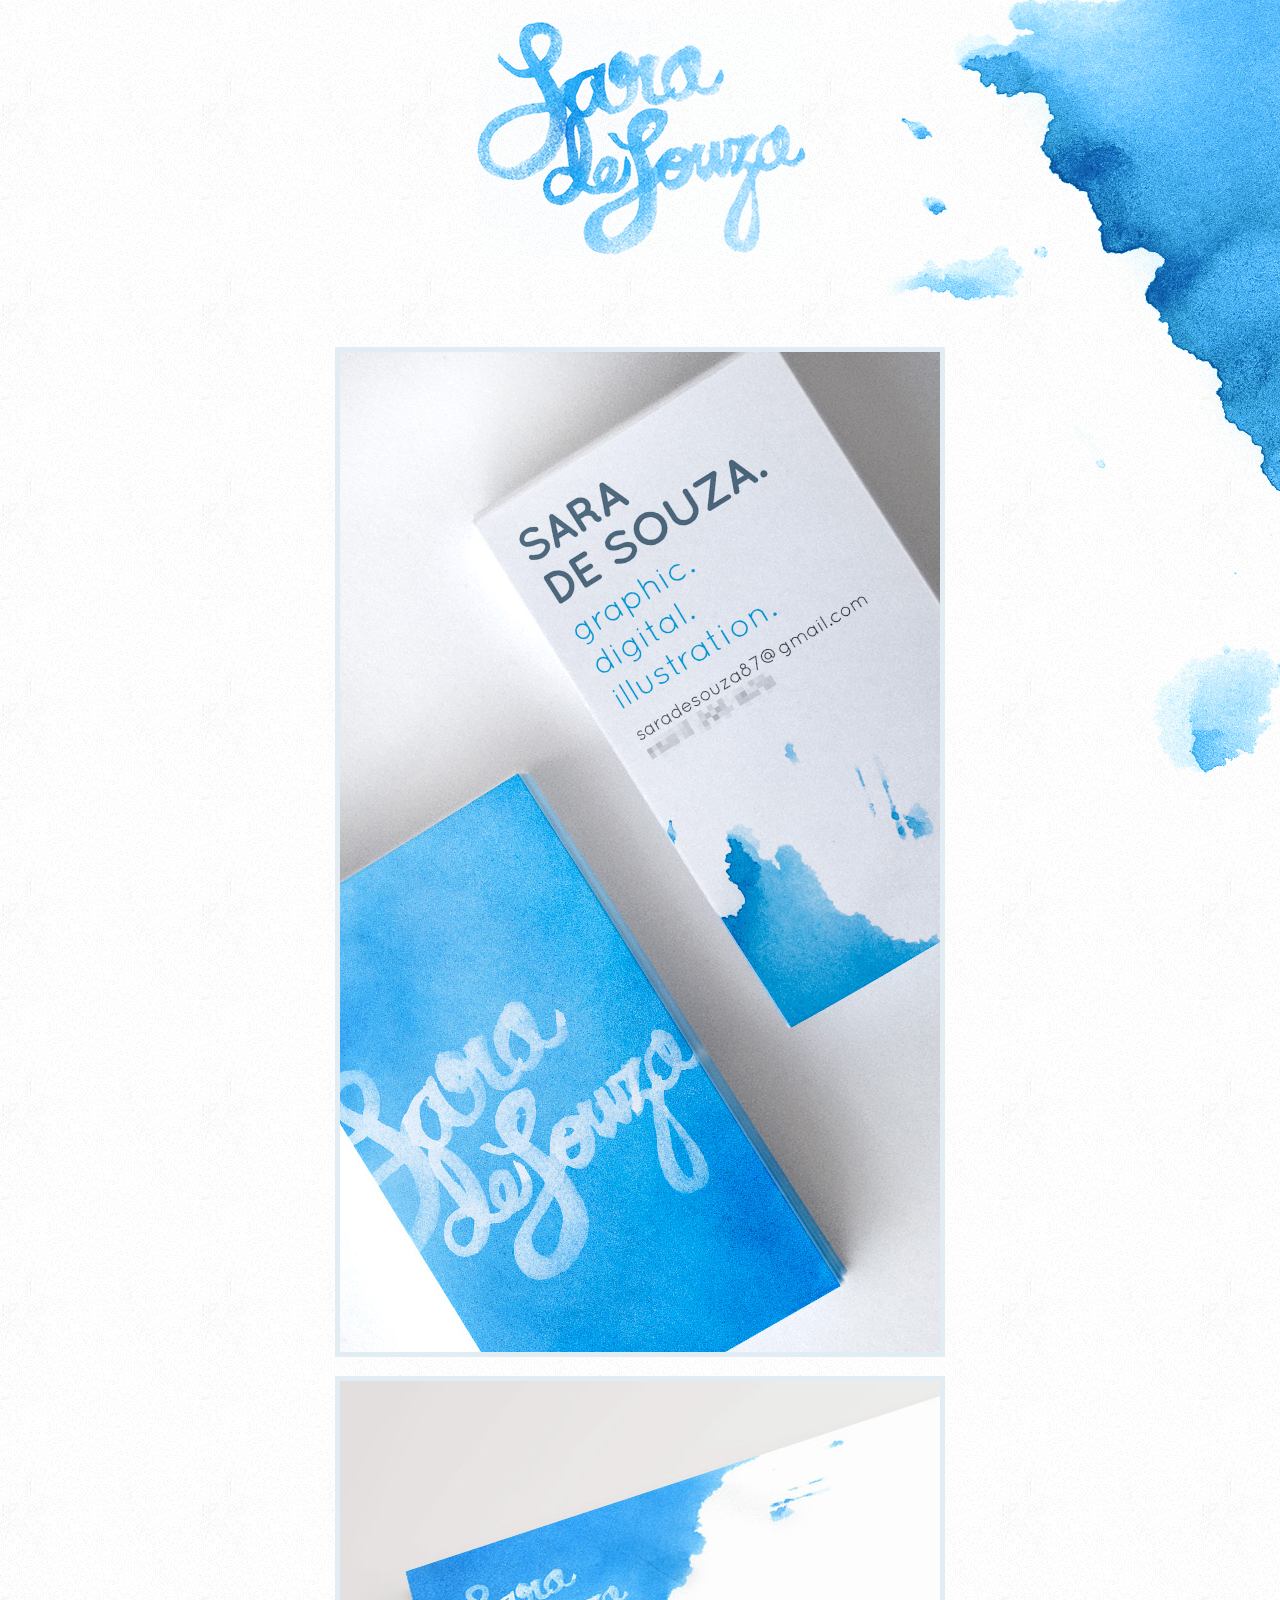
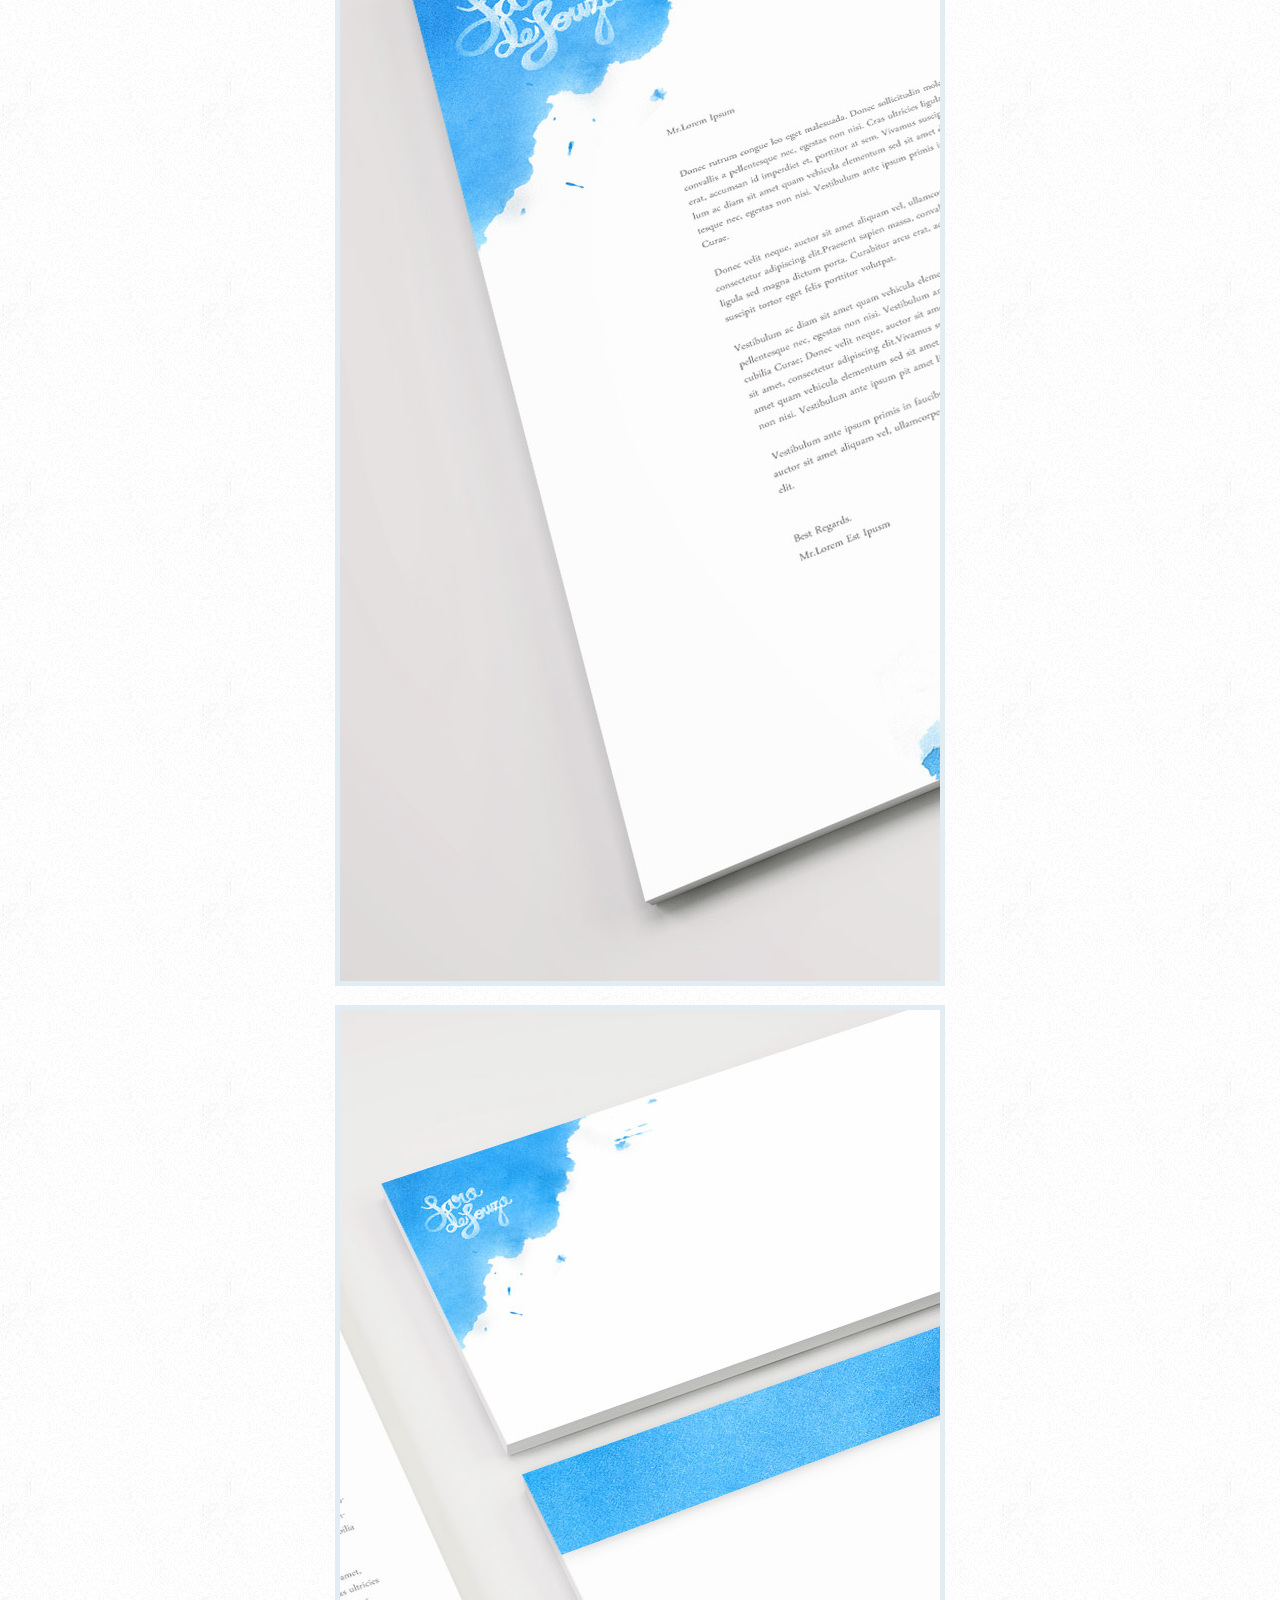
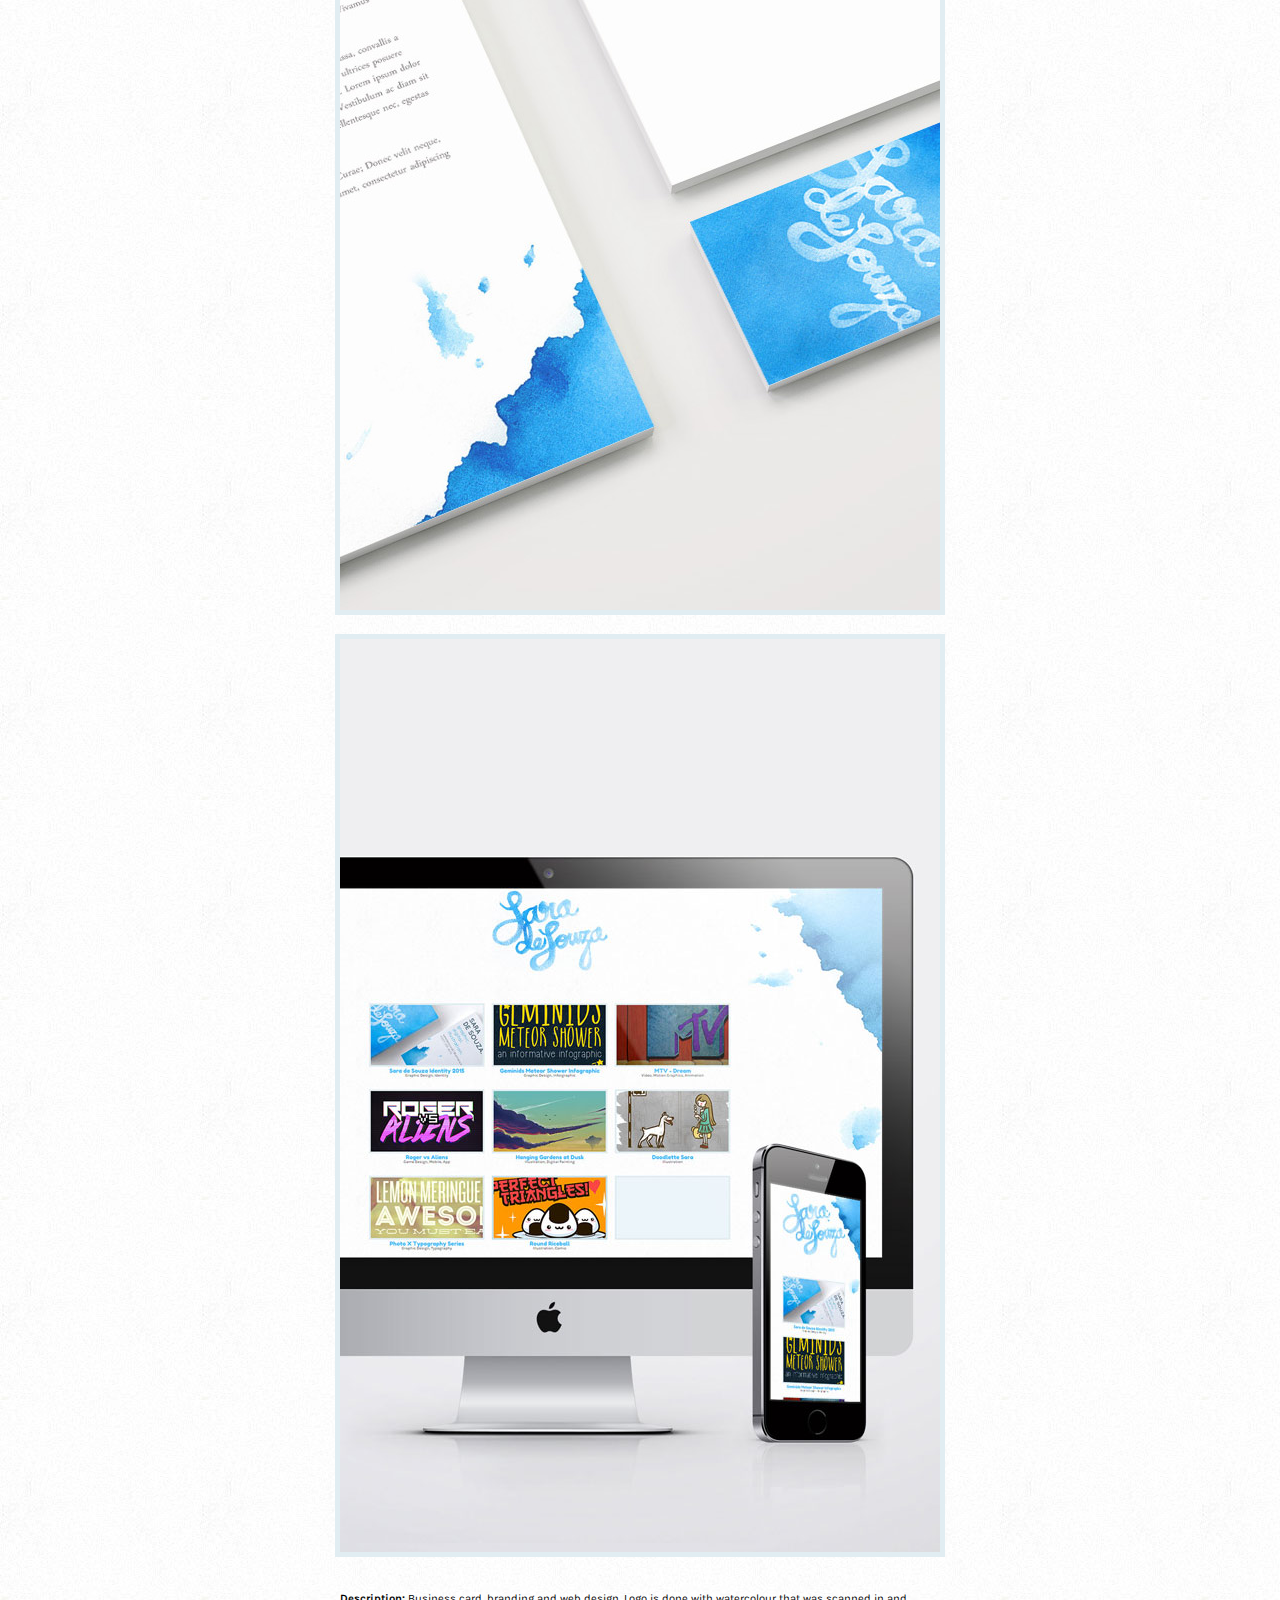
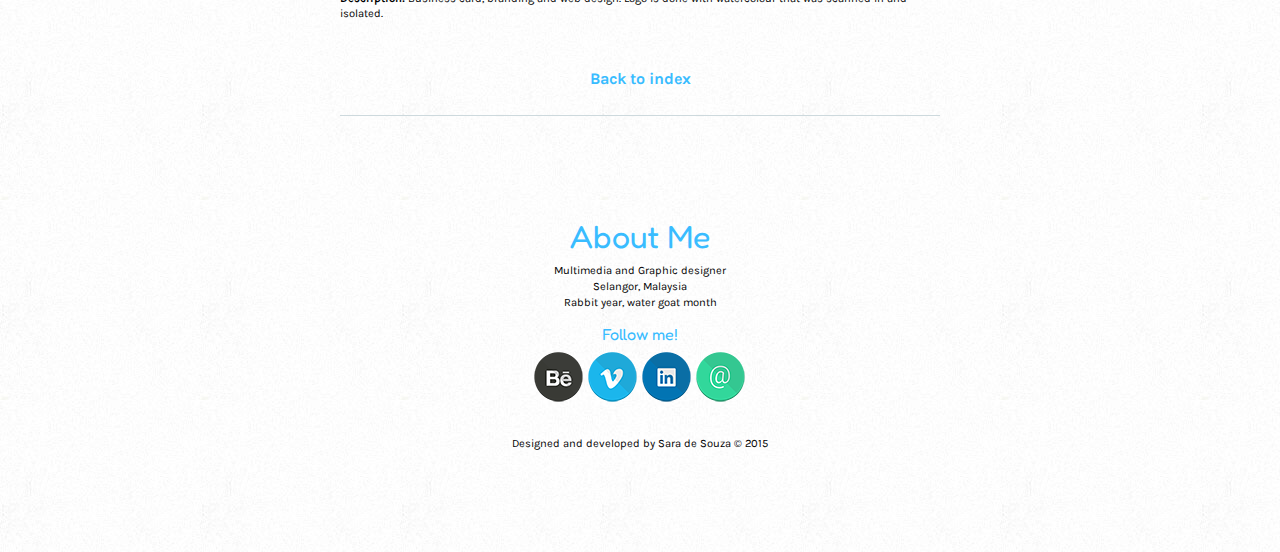
<file: portfolio/business-card.html>
<!DOCTYPE html>

<html>

<head>

	<link rel="icon" 
      type="image/png" 
      href="http://www.saradesouza.com/assets/favicon.png">
	<meta name="viewport" content="width=device-width, initial-scale=1.0, maximum-scale=1.0">
	<title>Sara de Souza's Portfolio</title>
	


	<link href='http://fonts.googleapis.com/css?family=Karla' rel='stylesheet' type='text/css'>
	<link href='http://fonts.googleapis.com/css?family=Fredoka+One' rel='stylesheet' type='text/css'>
	
	<link rel="stylesheet" media="screen and (min-width: 101px) and (max-width: 800px)" href="../style-mobile.css" />
	<link rel="stylesheet" media="screen and (min-width: 801px) and (max-width: 2000px)" href="../style.css" />
	<script src="http://ajax.googleapis.com/ajax/libs/jquery/1.11.3/jquery.min.js"></script>
	
</head>

<body>

		<div id="bgright">&nbsp;</div>
		
		<div id="bgleft">&nbsp;</div>

	<div id="pagewrap">
	
		<div id="container">
			<div id="header">
				<h1><a href="index.html">Sara de Souza's Portfolio</a></h1>
			</div>
			
			<div id="portfolioindividual">
				
					<div id="portfoliocanvas">
						<img src="../assets/portfolio/Business-Card-Mockup.jpg">
						<br><br>
						<img src="../assets/portfolio/Sara-de-Souza-2015-Branding-01.jpg">
						<br><br>
						<img src="../assets/portfolio/Sara-de-Souza-2015-Branding-02.jpg">
						<br><br>
						<img src="../assets/portfolio/website.jpg">
						<br><br>
					</div>
					<br>
					<div id="portfoliodescription">
					<p><b>Description:</b> Business card, branding and web design. Logo is done with watercolour that was scanned in and isolated.</p>
					</div>
				
			</div>
			
			<div id="dividerportfoliobottom">
					<a href="../index.html">Back to index</a>
					<br>
					<br>
					<img src="../assets/divider-600px.png">
			</div>
			
			<div id="dividerportfolio">
			</div>
			
			<div id="footer">
				<h2> About Me</h2>
				<h6>Multimedia and Graphic designer<br>Selangor, Malaysia<br>Rabbit year, water goat month</h6>
				<br>
				<h4>Follow me!</h4>
				<a href="https://www.behance.net/saradesouza" target="_blank"><img src="../assets/socialmedia/behance.png"></a>
				<a href="https://vimeo.com/saradesouza" target="_blank"><img src="../assets/socialmedia/vimeo.png"></a>
				<a href="https://my.linkedin.com/pub/sara-adam-de-souza/27/11a/56" target="_blank"><img src="../assets/socialmedia/linkedin.png"></a>
				<a href="mailto:saradesouza87@gmail.com"><img src="../assets/socialmedia/email.png"></a>
				<br>
				<br>
				<br>
				<p>Designed and developed by Sara de Souza &copy; 2015</p>
			</div>
		</div>
		

		
	
	</div>

</body>


</html>
</file>
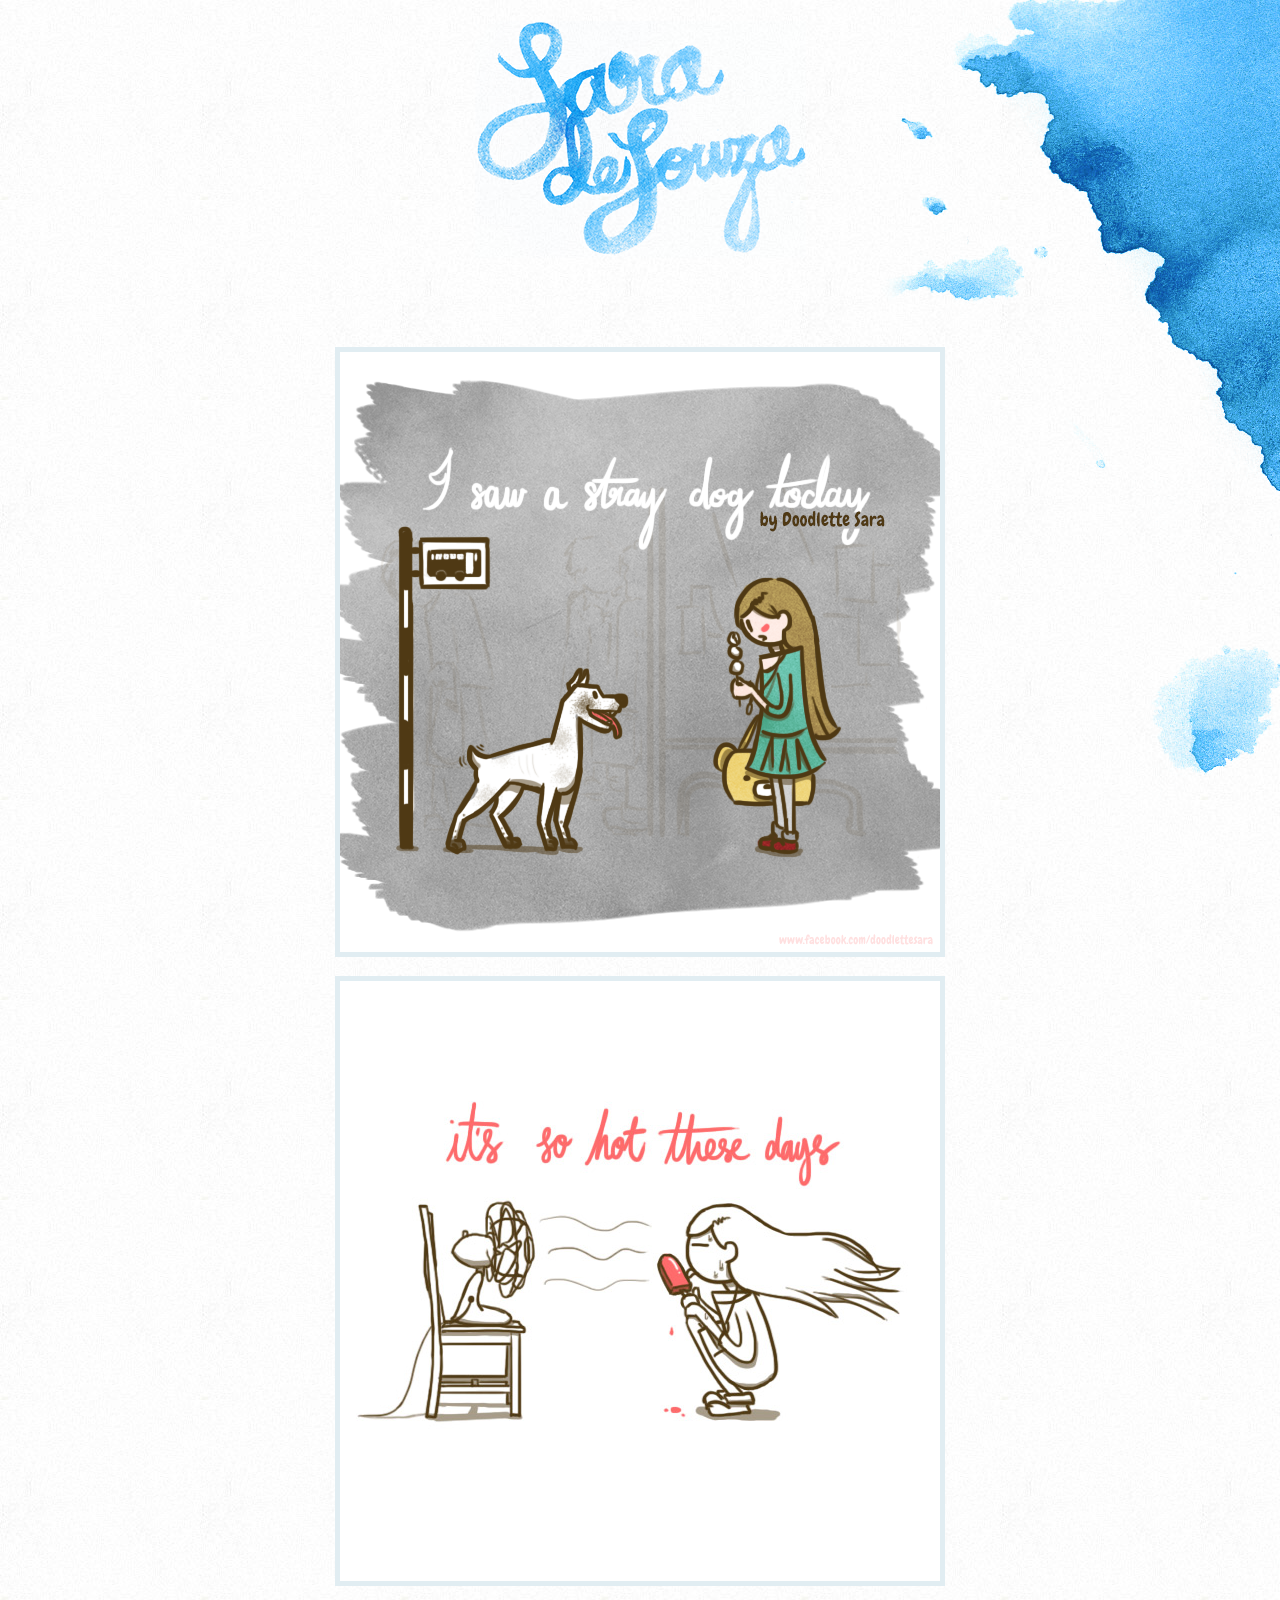
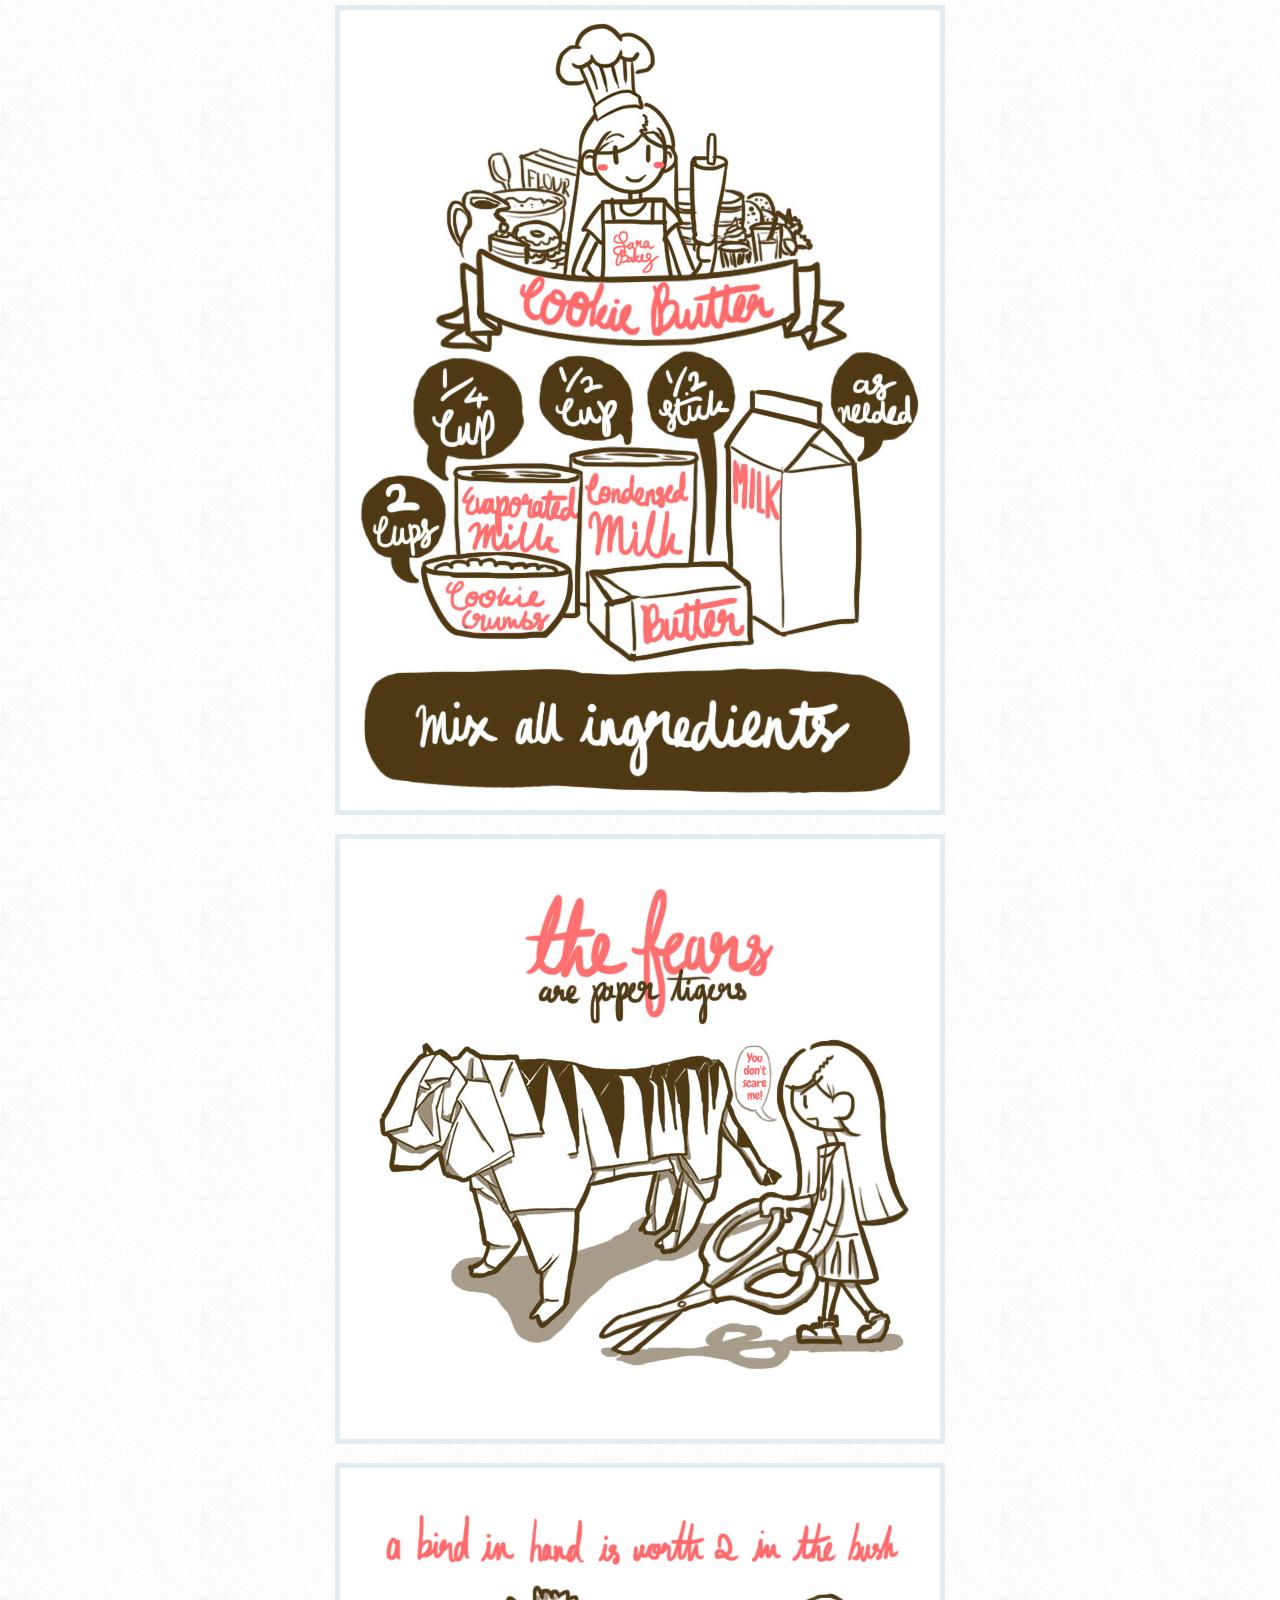
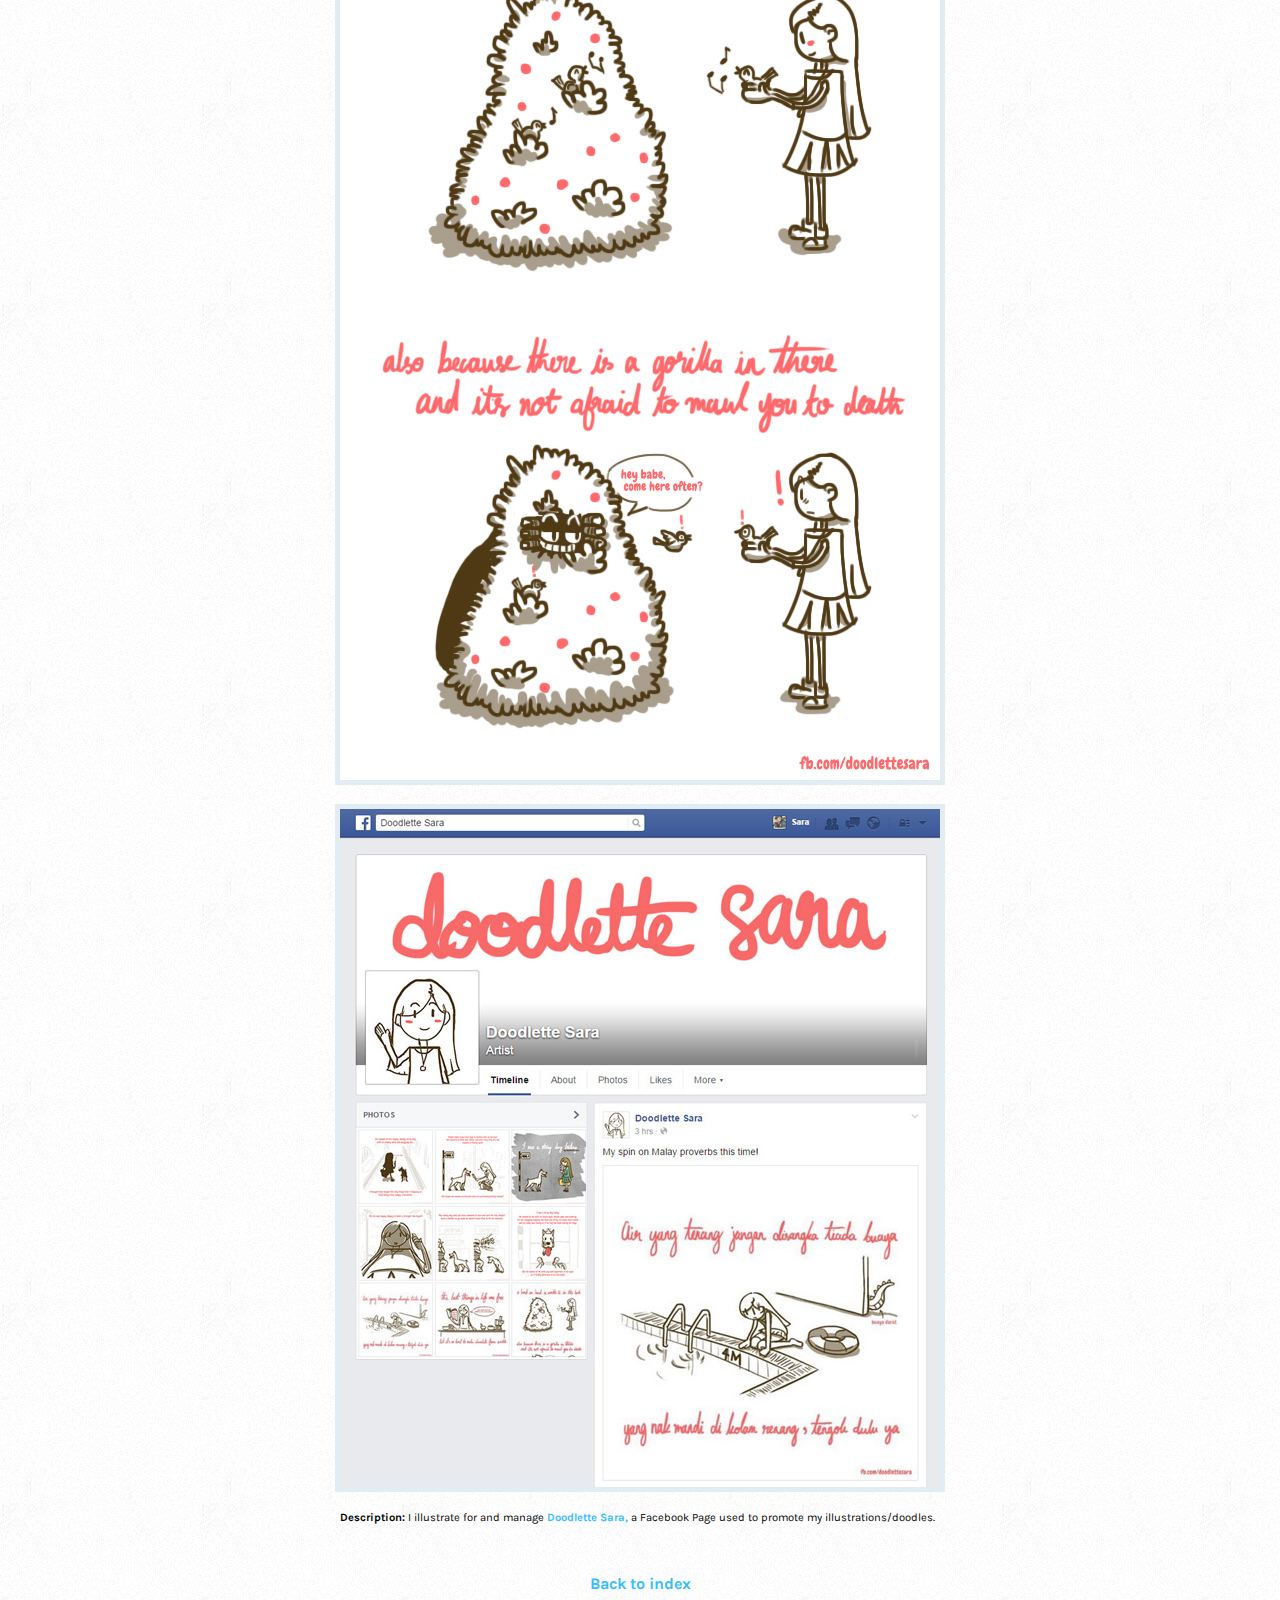
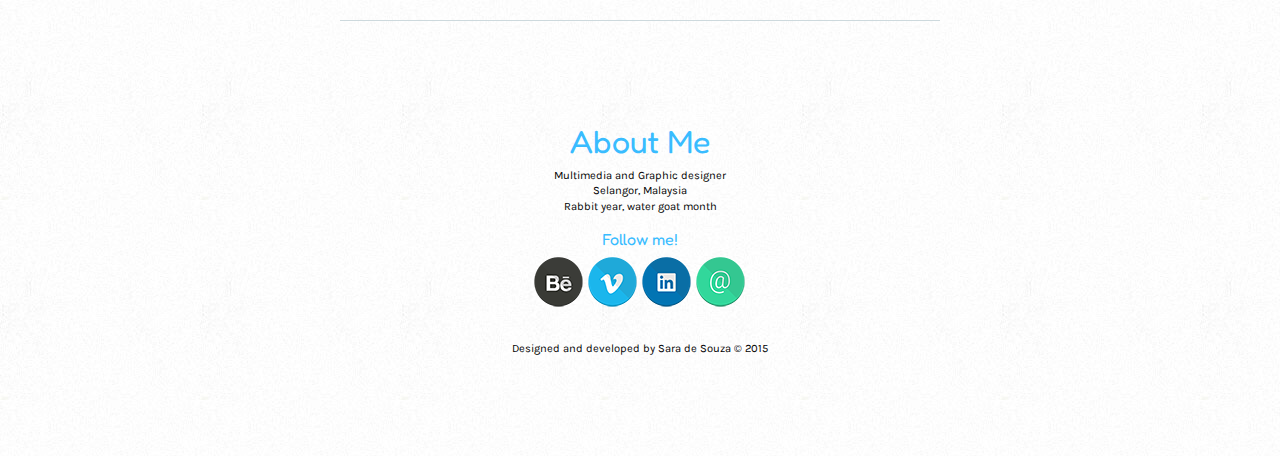
<file: portfolio/doodlettesara.html>
<!DOCTYPE html>

<html>

<head>
	<link rel="icon" 
      type="image/png" 
      href="http://www.saradesouza.com/assets/favicon.png">
	<meta name="viewport" content="width=device-width, initial-scale=1.0, maximum-scale=1.0">
	<title>Sara de Souza's portfolio</title>
	


	<link href='http://fonts.googleapis.com/css?family=Karla' rel='stylesheet' type='text/css'>
	<link href='http://fonts.googleapis.com/css?family=Fredoka+One' rel='stylesheet' type='text/css'>
	
	<link rel="stylesheet" media="screen and (min-width: 101px) and (max-width: 800px)" href="../style-mobile.css" />
	<link rel="stylesheet" media="screen and (min-width: 801px) and (max-width: 2000px)" href="../style.css" />
	<script src="http://ajax.googleapis.com/ajax/libs/jquery/1.11.3/jquery.min.js"></script>
	

</head>

<body>

		<div id="bgright">&nbsp;</div>
		
		<div id="bgleft">&nbsp;</div>

	<div id="pagewrap">
	
		<div id="container">
			<div id="header">
				<h1><a href="index.html">Sara de Souza's Portfolio</a></h1>
			</div>
			
			<div id="portfolioindividual">
				
					<div id="portfoliocanvas">
						
						<img onload="fadeIn(this)" src="../assets/portfolio/DoodletteSara-001.png">
						<br>
						<br>
						<img onload="fadeIn(this)" src="../assets/portfolio/DoodletteSara-002.jpg">
						<br>
						<br>
						<img onload="fadeIn(this)" src="../assets/portfolio/DoodletteSara-003.jpg">
						<br>
						<br>
						<img onload="fadeIn(this)" src="../assets/portfolio/DoodletteSara-004.jpg">
						<br>
						<br>
						<img onload="fadeIn(this)" src="../assets/portfolio/DoodletteSara-005.jpg">
						<br>
						<br>
						<img onload="fadeIn(this)" src="../assets/portfolio/DoodletteSara-top.jpg">
					</div>
					<br>
					<div id="portfoliodescription">
					<p><b>Description:</b> I illustrate for and manage <a href="http://www.facebook.com/doodlettesara" target="_blank">Doodlette Sara,</a> a Facebook Page used to promote my illustrations/doodles.</p>
					</div>
				
			</div>
			
			<div id="dividerportfoliobottom">
					<a href="../index.html">Back to index</a>
					<br>
					<br>
					<img src="../assets/divider-600px.png">
			</div>
			
			<div id="dividerportfolio">
			</div>
			
			<div id="footer">
				<h2> About Me</h2>
				<h6>Multimedia and Graphic designer<br>Selangor, Malaysia<br>Rabbit year, water goat month</h6>
				<br>
				<h4>Follow me!</h4>
				<a href="https://www.behance.net/saradesouza" target="_blank"><img src="../assets/socialmedia/behance.png"></a>
				<a href="https://vimeo.com/saradesouza" target="_blank"><img src="../assets/socialmedia/vimeo.png"></a>
				<a href="https://my.linkedin.com/pub/sara-adam-de-souza/27/11a/56" target="_blank"><img src="../assets/socialmedia/linkedin.png"></a>
				<a href="mailto:saradesouza87@gmail.com"><img src="../assets/socialmedia/email.png"></a>
				<br>
				<br>
				<br>
				<p>Designed and developed by Sara de Souza &copy; 2015</p>
			</div>
		</div>
		

		
	
	</div>

</body>


</html>
</file>
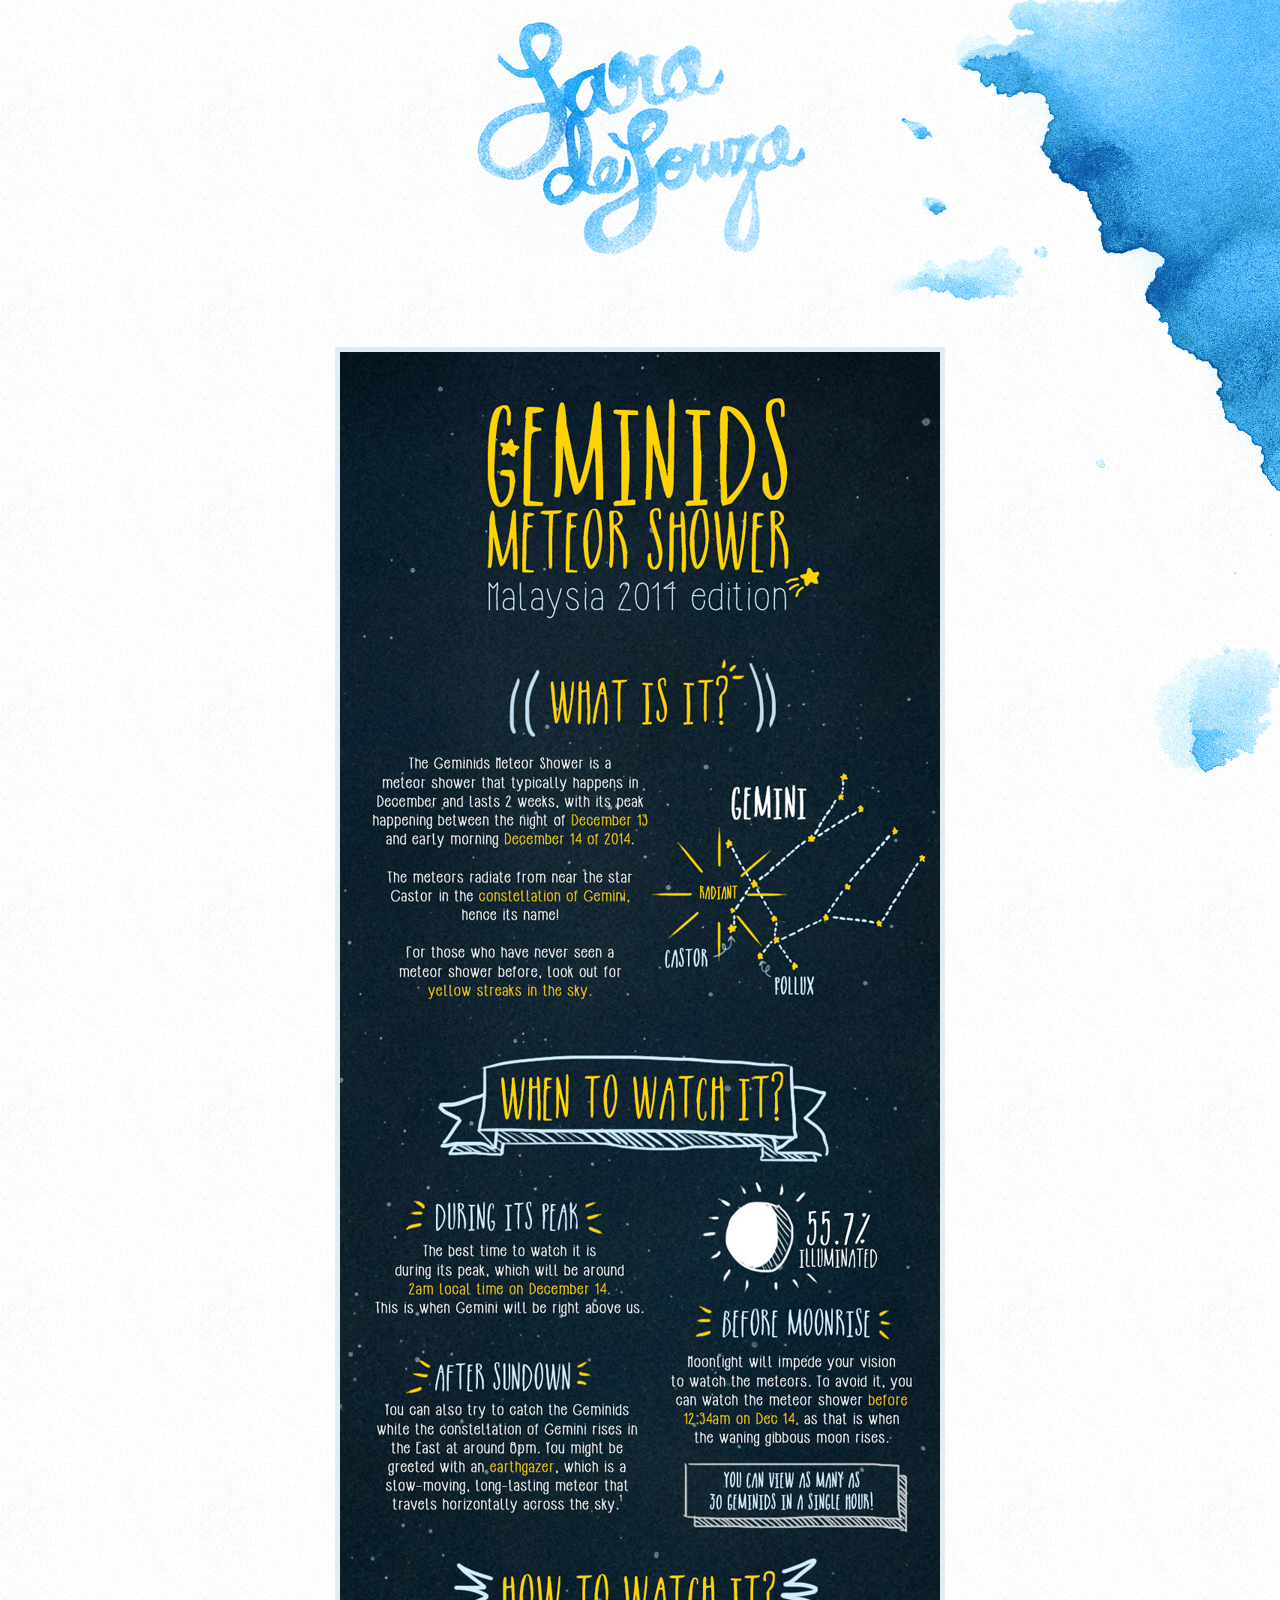
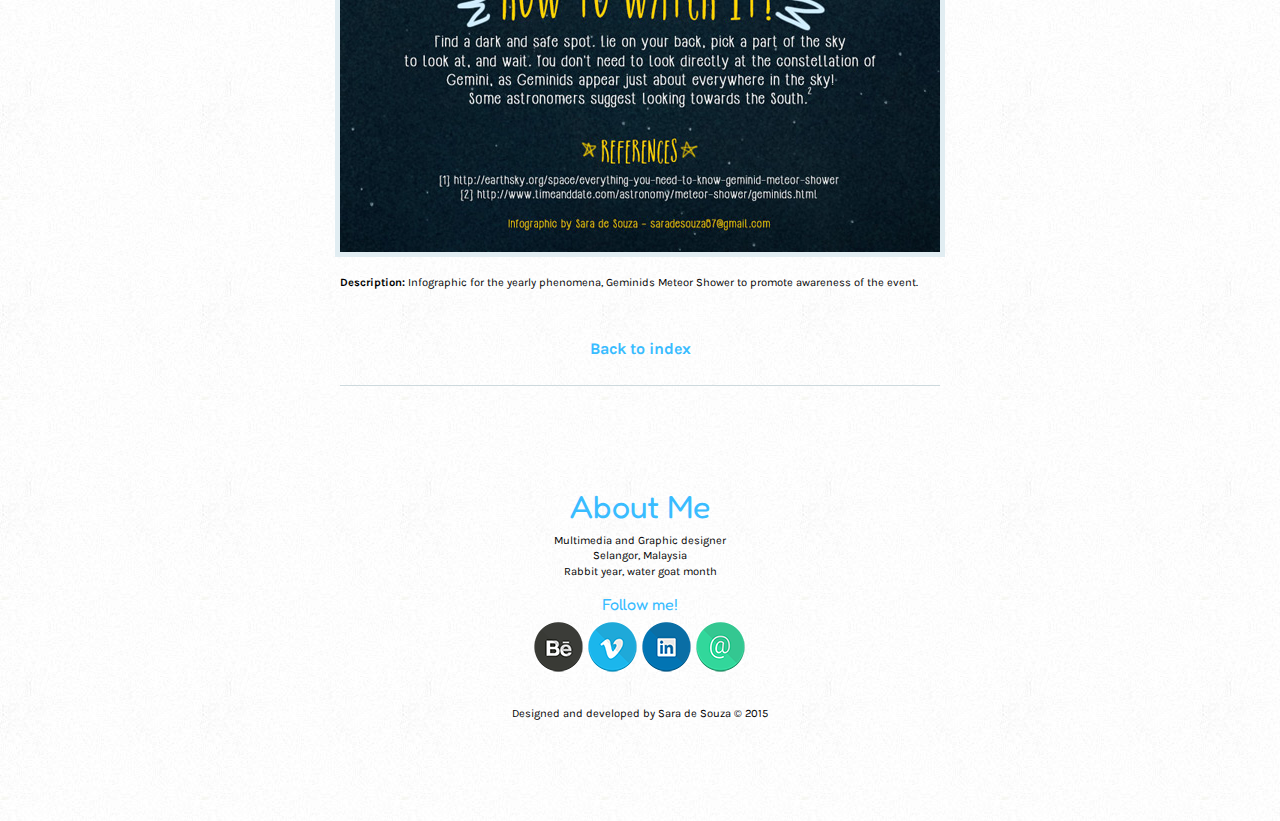
<file: portfolio/geminids.html>
<!DOCTYPE html>

<html>

<head>
	<link rel="icon" 
      type="image/png" 
      href="http://www.saradesouza.com/assets/favicon.png">
	<meta name="viewport" content="width=device-width, initial-scale=1.0, maximum-scale=1.0">
	<title>Sara de Souza's portfolio</title>
	


	<link href='http://fonts.googleapis.com/css?family=Karla' rel='stylesheet' type='text/css'>
	<link href='http://fonts.googleapis.com/css?family=Fredoka+One' rel='stylesheet' type='text/css'>
	
	<link rel="stylesheet" media="screen and (min-width: 101px) and (max-width: 800px)" href="../style-mobile.css" />
	<link rel="stylesheet" media="screen and (min-width: 801px) and (max-width: 2000px)" href="../style.css" />
	<script src="http://ajax.googleapis.com/ajax/libs/jquery/1.11.3/jquery.min.js"></script>
	

</head>

<body>

		<div id="bgright">&nbsp;</div>
		
		<div id="bgleft">&nbsp;</div>

	<div id="pagewrap">
	
		<div id="container">
			<div id="header">
				<h1><a href="index.html">Sara de Souza's Portfolio</a></h1>
			</div>
			
			<div id="portfolioindividual">
				
					<div id="portfoliocanvas">
						<a href="../assets/portfolio/Geminids-Infographic-2014.jpg" target="_blank"><img src="../assets/portfolio/Geminids-Infographic-2014.jpg"></a>
					</div>
					<br>
					<div id="portfoliodescription">
					<p><b>Description:</b> Infographic for the yearly phenomena, Geminids Meteor Shower to promote awareness of the event.</p>
					</div>
				
			</div>
			
			<div id="dividerportfoliobottom">
					<a href="../index.html">Back to index</a>
					<br>
					<br>
					<img src="../assets/divider-600px.png">
			</div>
			
			<div id="dividerportfolio">
			</div>
			
			<div id="footer">
				<h2> About Me</h2>
				<h6>Multimedia and Graphic designer<br>Selangor, Malaysia<br>Rabbit year, water goat month</h6>
				<br>
				<h4>Follow me!</h4>
				<a href="https://www.behance.net/saradesouza" target="_blank"><img src="../assets/socialmedia/behance.png"></a>
				<a href="https://vimeo.com/saradesouza" target="_blank"><img src="../assets/socialmedia/vimeo.png"></a>
				<a href="https://my.linkedin.com/pub/sara-adam-de-souza/27/11a/56" target="_blank"><img src="../assets/socialmedia/linkedin.png"></a>
				<a href="mailto:saradesouza87@gmail.com"><img src="../assets/socialmedia/email.png"></a>
				<br>
				<br>
				<br>
				<p>Designed and developed by Sara de Souza &copy; 2015</p>
			</div>
		</div>
		

		
	
	</div>

</body>


</html>
</file>
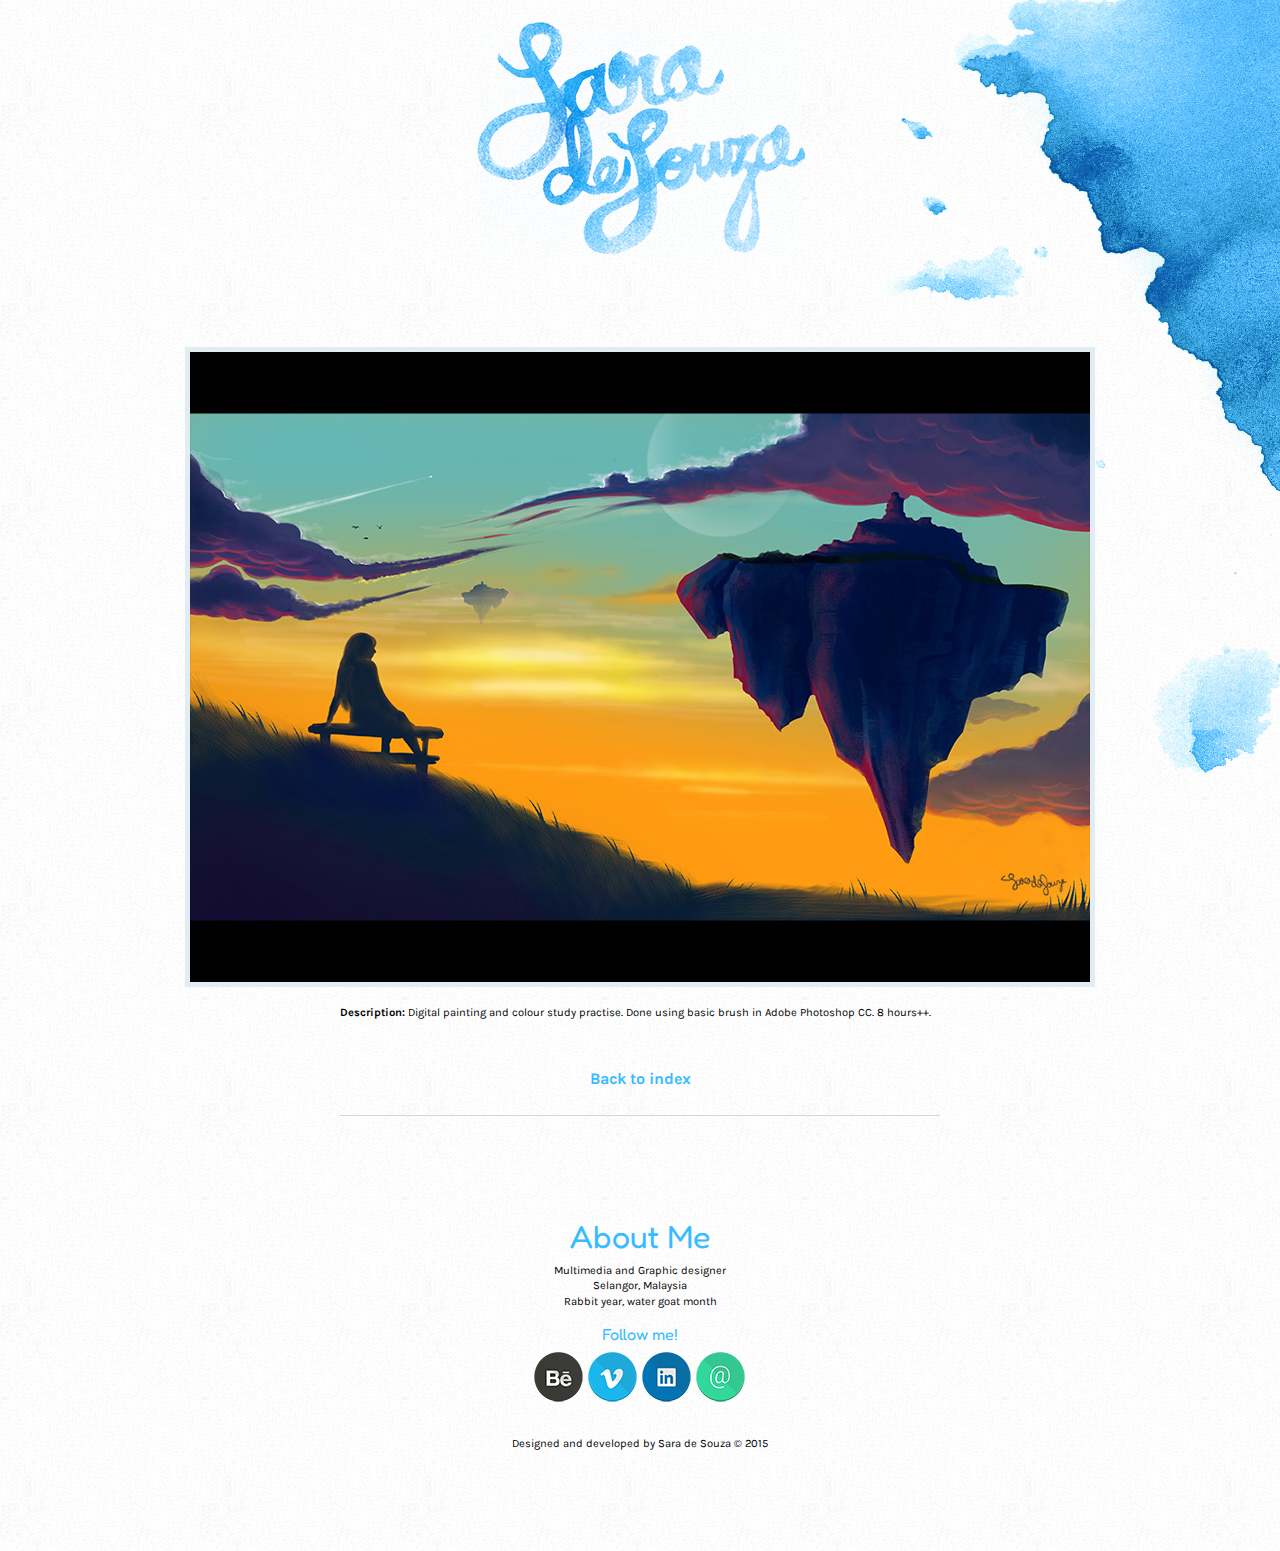
<file: portfolio/hanging-gardens.html>
<!DOCTYPE html>

<html>

<head>
	<link rel="icon" 
      type="image/png" 
      href="http://www.saradesouza.com/assets/favicon.png">
	<meta name="viewport" content="width=device-width, initial-scale=1.0, maximum-scale=1.0">
	<title>Sara de Souza's portfolio</title>
	


	<link href='http://fonts.googleapis.com/css?family=Karla' rel='stylesheet' type='text/css'>
	<link href='http://fonts.googleapis.com/css?family=Fredoka+One' rel='stylesheet' type='text/css'>
	
	<link rel="stylesheet" media="screen and (min-width: 101px) and (max-width: 800px)" href="../style-mobile.css" />
	<link rel="stylesheet" media="screen and (min-width: 801px) and (max-width: 2000px)" href="../style.css" />
	<script src="http://ajax.googleapis.com/ajax/libs/jquery/1.11.3/jquery.min.js"></script>
	

</head>

<body>

		<div id="bgright">&nbsp;</div>
		
		<div id="bgleft">&nbsp;</div>

	<div id="pagewrap">
	
		<div id="container">
			<div id="header">
				<h1><a href="index.html">Sara de Souza's Portfolio</a></h1>
			</div>
			
			<div id="portfolioindividual">
				
					<div id="portfoliocanvas">
						<img onload="fadeIn(this)" src="../assets/portfolio/Hanging-Garden-at-Dusk.jpg">
					</div>
					<br>
					<div id="portfoliodescription">
					<p><b>Description:</b> Digital painting and colour study practise. Done using basic brush in Adobe Photoshop CC. 8 hours++.</p>
					</div>
				
			</div>
			
			<div id="dividerportfoliobottom">
					<a href="../index.html">Back to index</a>
					<br>
					<br>
					<img src="../assets/divider-600px.png">
			</div>
			
			<div id="dividerportfolio">
			</div>
			
			<div id="footer">
				<h2> About Me</h2>
				<h6>Multimedia and Graphic designer<br>Selangor, Malaysia<br>Rabbit year, water goat month</h6>
				<br>
				<h4>Follow me!</h4>
				<a href="https://www.behance.net/saradesouza" target="_blank"><img src="../assets/socialmedia/behance.png"></a>
				<a href="https://vimeo.com/saradesouza" target="_blank"><img src="../assets/socialmedia/vimeo.png"></a>
				<a href="https://my.linkedin.com/pub/sara-adam-de-souza/27/11a/56" target="_blank"><img src="../assets/socialmedia/linkedin.png"></a>
				<a href="mailto:saradesouza87@gmail.com"><img src="../assets/socialmedia/email.png"></a>
				<br>
				<br>
				<br>
				<p>Designed and developed by Sara de Souza &copy; 2015</p>
			</div>
		</div>
		

		
	
	</div>

</body>


</html>
</file>
<file: style-mobile.css>
/*CSS Reset*/
html, body, div, span, applet, object, iframe,
h1, h2, h3, h4, h5, h6, p, blockquote, pre,
a, abbr, acronym, address, big, cite, code,
del, dfn, em, img, ins, kbd, q, s, samp,
small, strike, strong, sub, sup, tt, var,
b, u, i, center,
dl, dt, dd, ol, ul, li,
fieldset, form, label, legend,
table, caption, tbody, tfoot, thead, tr, th, td,
article, aside, canvas, details, embed, 
figure, figcaption, footer, header, hgroup, 
menu, nav, output, ruby, section, summary,
time, mark, audio, video {
	margin: 0;
	padding: 0;
	border: 0;
	font-size: 100%;
	font: inherit;
	vertical-align: baseline;
}
/* HTML5 display-role reset for older browsers */
article, aside, details, figcaption, figure, 
footer, header, hgroup, menu, nav, section {
	display: block;
}
body {
	line-height: 1;
}
ol, ul {
	list-style: none;
}
blockquote, q {
	quotes: none;
}
blockquote:before, blockquote:after,
q:before, q:after {
	content: '';
	content: none;
}
table {
	border-collapse: collapse;
	border-spacing: 0;
}

b {
font-weight: bold;
}

p {
line-height: 1.3;
}
	
a {
	color: #39bcff;
	font-family: "Karla", "Arial", sans-serif;
	padding-bottom: 10px;
	text-decoration: none;
	font-weight: bold;
}

a:hover {
	color: #2d9bd3;
}


h1 {	
	height: 331px;
	text-indent: 100%;
	white-space: nowrap;
	overflow: hidden;
	background: url("assets/header.png") 0 0 no-repeat;
	background-size: contain;
	}
	
	
h2 {
	color: #39bcff;
	font-family: "Fredoka One", "Arial", sans-serif;
	font-size: 2em;
	padding-bottom: 10px;
	}
	
h3 {
	color: #39bcff;
	font-family: "Fredoka One", "Arial", sans-serif;
	}
	
h4 {
	color: #39bcff;
	font-family: "Fredoka One", "Arial", sans-serif;
	padding-bottom: 10px;

	}
	
#footer h6 {
	line-height: 140%;
}
	
h6 {
	font-family: "Karla", "Arial", sans-serif;
	font-size: 0.7em;
}
	
p {
	font-family: "Karla", "Arial", sans-serif;
	font-size: 0.7em;
}

body {
	background-image: url("assets/bg-tile.jpg");
	margin: 0;
	padding: 0;
}


#header {
	width: 331px;
	margin: 0 auto;
}

#pagewrap {
	width: 100%;
	height: 100%;
}
	
#container {
	margin: 0px auto;
	background-color: none;
}

#gallerydivider {
width: 100%;
display: block;
}

#portfolio {
	margin: 0 auto;
}

#portfolio img {
border: 5px solid #e1edf2;
}

#portfolio img:hover {
border: 5px solid #c7dee7;
}

#portfolioindividual img {
border: 5px solid #e1edf2;
}

#gallery1 {
padding: 0px;
width: 100%;
text-align:center;
margin: 0 auto;
}

#gal1c1 {
margin-bottom: 20px;
}

#gal1c2 {
margin-bottom: 20px;
}

#gal1c3 {
margin-bottom: 20px;
}


#spacer {
height: 100px;
display: block;
}

#dividerportfoliobottom {
display: block;
text-align: center;
}

#dividerportfoliobottom img{
width:90%;
height:1px;
max-width: 600px;
}

#dividerportfolio {
height: 50px;
}

#footer {
	width: 100%;
	margin: 0 auto;
	text-align: center;
	background-color: none;
	padding-bottom:100px;
	float: left;
}

#bgright {
	float: right;
	height: 400px;
	width: 100%;
	background-image: url("assets/bg-right-small.png");
	background-repeat: no-repeat;
    background-position: right top;
	position: absolute;
	z-index: -1;
	min-width: 300px;
	}
	
#portfolioindividual {

}
	
#portfoliocanvas {
text-align: center;
}

#portfoliocanvas img {
width:90%;
height:auto;
max-width: 600px;

}

#portfoliodescription {
margin: 0 auto;
padding-bottom: 50px;
text-align: center;
width: 90%;
overflow-x: hidden;
}


.responsive-video {
position: relative;
padding-bottom: 56.25%; /* 16/9 ratio */
padding-top: 30px; /* IE6 workaround*/
height: 0;
overflow: hidden;
}


.responsive-video iframe,
.responsive-video object,
.responsive-video embed,
.responsive-video p {
position: absolute;
left: 30px;
top: 0;
width: 90%;
height: 90%;
}
</file>
<file: style.css>
/*CSS Reset*/
html, body, div, span, applet, object, iframe,
h1, h2, h3, h4, h5, h6, p, blockquote, pre,
a, abbr, acronym, address, big, cite, code,
del, dfn, em, img, ins, kbd, q, s, samp,
small, strike, strong, sub, sup, tt, var,
b, u, i, center,
dl, dt, dd, ol, ul, li,
fieldset, form, label, legend,
table, caption, tbody, tfoot, thead, tr, th, td,
article, aside, canvas, details, embed, 
figure, figcaption, footer, header, hgroup, 
menu, nav, output, ruby, section, summary,
time, mark, audio, video {
	margin: 0;
	padding: 0;
	border: 0;
	font-size: 100%;
	font: inherit;
	vertical-align: baseline;
}
/* HTML5 display-role reset for older browsers */
article, aside, details, figcaption, figure, 
footer, header, hgroup, menu, nav, section {
	display: block;
}
body {
	line-height: 1;
}
ol, ul {
	list-style: none;
}
blockquote, q {
	quotes: none;
}
blockquote:before, blockquote:after,
q:before, q:after {
	content: '';
	content: none;
}
table {
	border-collapse: collapse;
	border-spacing: 0;
}

b {
font-weight: bold;
}

p {
line-height: 1.3;
}
	
a {
	color: #39bcff;
	font-family: "Karla", "Arial", sans-serif;
	padding-bottom: 10px;
	text-decoration: none;
	font-weight: bold;
}

a:hover {
	color: #2d9bd3;
}


h1 {	
	height: 331px;
	text-indent: 100%;
	white-space: nowrap;
	overflow: hidden;
	background: url("assets/header.png") 0 0 no-repeat;
	}
	
	
h2 {
	color: #39bcff;
	font-family: "Fredoka One", "Arial", sans-serif;
	font-size: 2em;
	padding-bottom: 10px;
	}
	
h3 {
	color: #39bcff;
	font-family: "Fredoka One", "Arial", sans-serif;
	}
	
h4 {
	color: #39bcff;
	font-family: "Fredoka One", "Arial", sans-serif;
	padding-bottom: 10px;

	}
	
#footer h6 {
	line-height: 140%;
}
	
h6 {
	font-family: "Karla", "Arial", sans-serif;
	font-size: 0.7em;
}
	
p {
	font-family: "Karla", "Arial", sans-serif;
	font-size: 0.7em;
}

body {
	background-image: url("assets/bg-tile.jpg");
	margin: 0;
	padding: 0;
}


#header {
	width: 331px;
	margin: 0 auto;
}

#pagewrap {
	width: 100%;
	height: 100%;
}
	
#container {
	width: 1030px;
	margin: 0px auto;
	background-color: none;
}

#gallerydivider {
height: 250px;
width: 100%;
display: block;
}

#portfolio {

}

#portfolio img {
border: 5px solid #e1edf2;
}

#portfolio img:hover {
border: 5px solid #c7dee7;
}

#portfolioindividual img {
border: 5px solid #e1edf2;
}

#gallery1 {
padding: 0px;
margin: 0px;
width: 100%;
background-color: none;
text-align:center;
}

#gal1c1 {
padding-right:10px;
float: left;
width: 330px;
background-color: none;
}

#gal1c2 {
padding: 0 10px;
width: 330px;
float: left;
position: relative;
background-color: none;
}

#gal1c3 {
padding-left: 10px;
float: right;
width: 330px;
position: relative;
background-color: none;
}

#divider {
display: block;
height: 290px;
text-align: center;
width: 100%;
background-color: none;
}

#spacer {
height: 100px;
display: block;
}

#dividerportfoliobottom {
display: block;
height: 150px;
text-align: center;
}

#dividerportfolio {

}

#footer {
	width: 1030px;
	margin: 0 auto;
	text-align: center;
	background-color: none;
	padding-bottom:100px;
	position: relative;
	background-color: none;
}

#bgright {
	float: right;
	width: 100%;
	height: 800px;
	background-image: url("assets/bg-right.png");
	background-repeat: no-repeat;
    background-position: right top;
	position: absolute;
	z-index: -1;
	min-width: 900px;
	}
	
#portfoliocanvas {
text-align: center;
}

#portfoliodescription {
width: 600px;
margin: 0 auto;
padding-bottom: 50px;
}

.responsive-video {
position: relative;
padding-bottom: 56.25%; /* 16/9 ratio */
padding-top: 30px; /* IE6 workaround*/
height: 0;
overflow: hidden;
}


.responsive-video iframe,
.responsive-video object,
.responsive-video embed,
.responsive-video p {
position: relative;
width: 600px;
height: 481px;
}

.animated {
    display: none;
}
</file>
